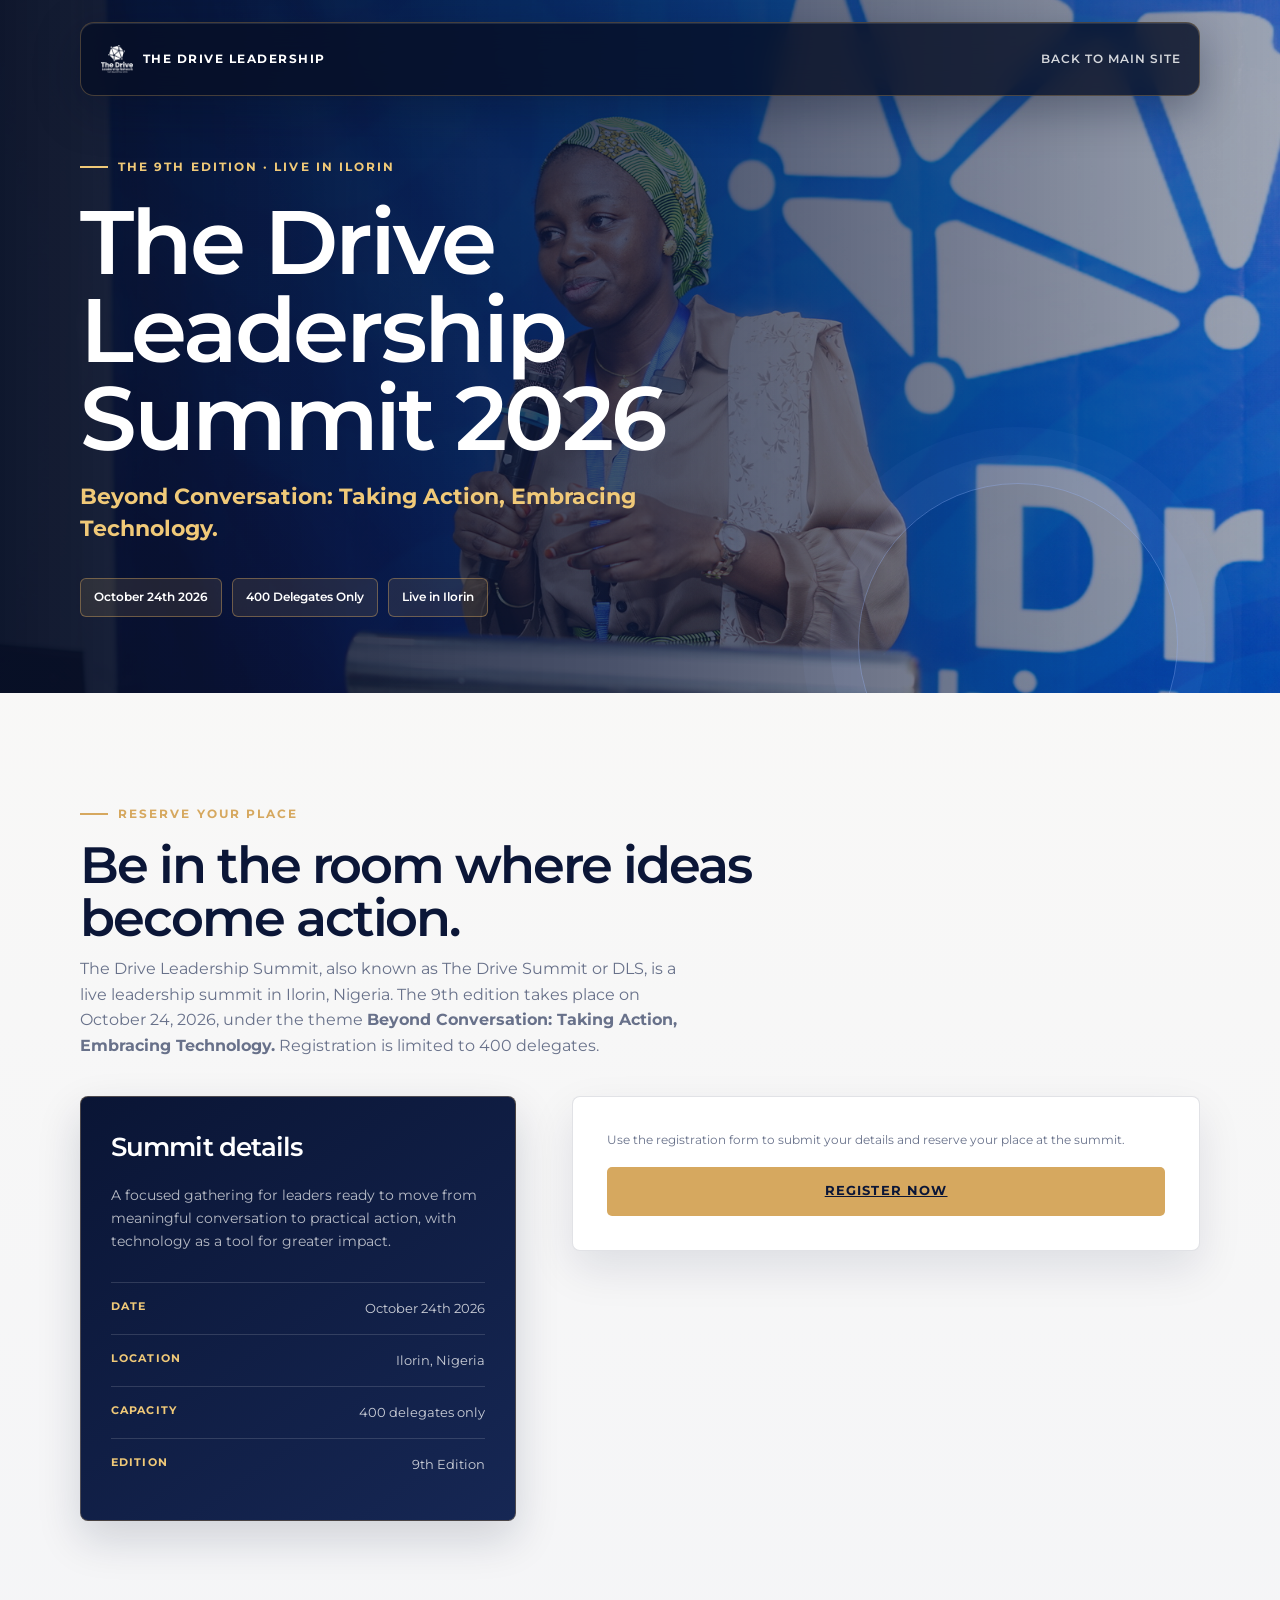
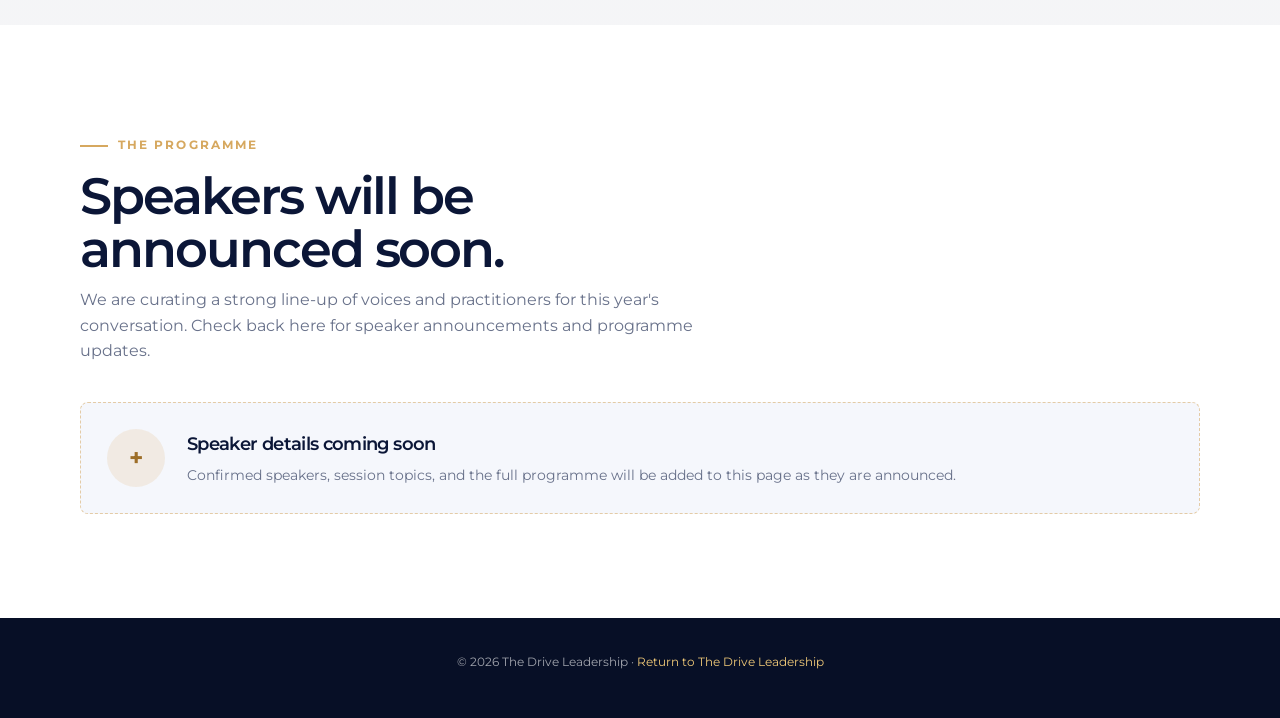
<file: thedls2026/index.html>
<!DOCTYPE html>
<html lang="en">
<head>
  <meta charset="UTF-8">
  <meta name="viewport" content="width=device-width, initial-scale=1.0">
  <meta http-equiv="refresh" content="0; url=../thedls.html">
  <link rel="canonical" href="https://thedriveleadership.org/thedls.html">
  <title>The Drive Leadership Summit 2026</title>
  <script>window.location.replace('../thedls.html');</script>
</head>
<body>
  <p>Redirecting to The Drive Leadership Summit 2026 registration page...</p>
</body>
</html>
</file>
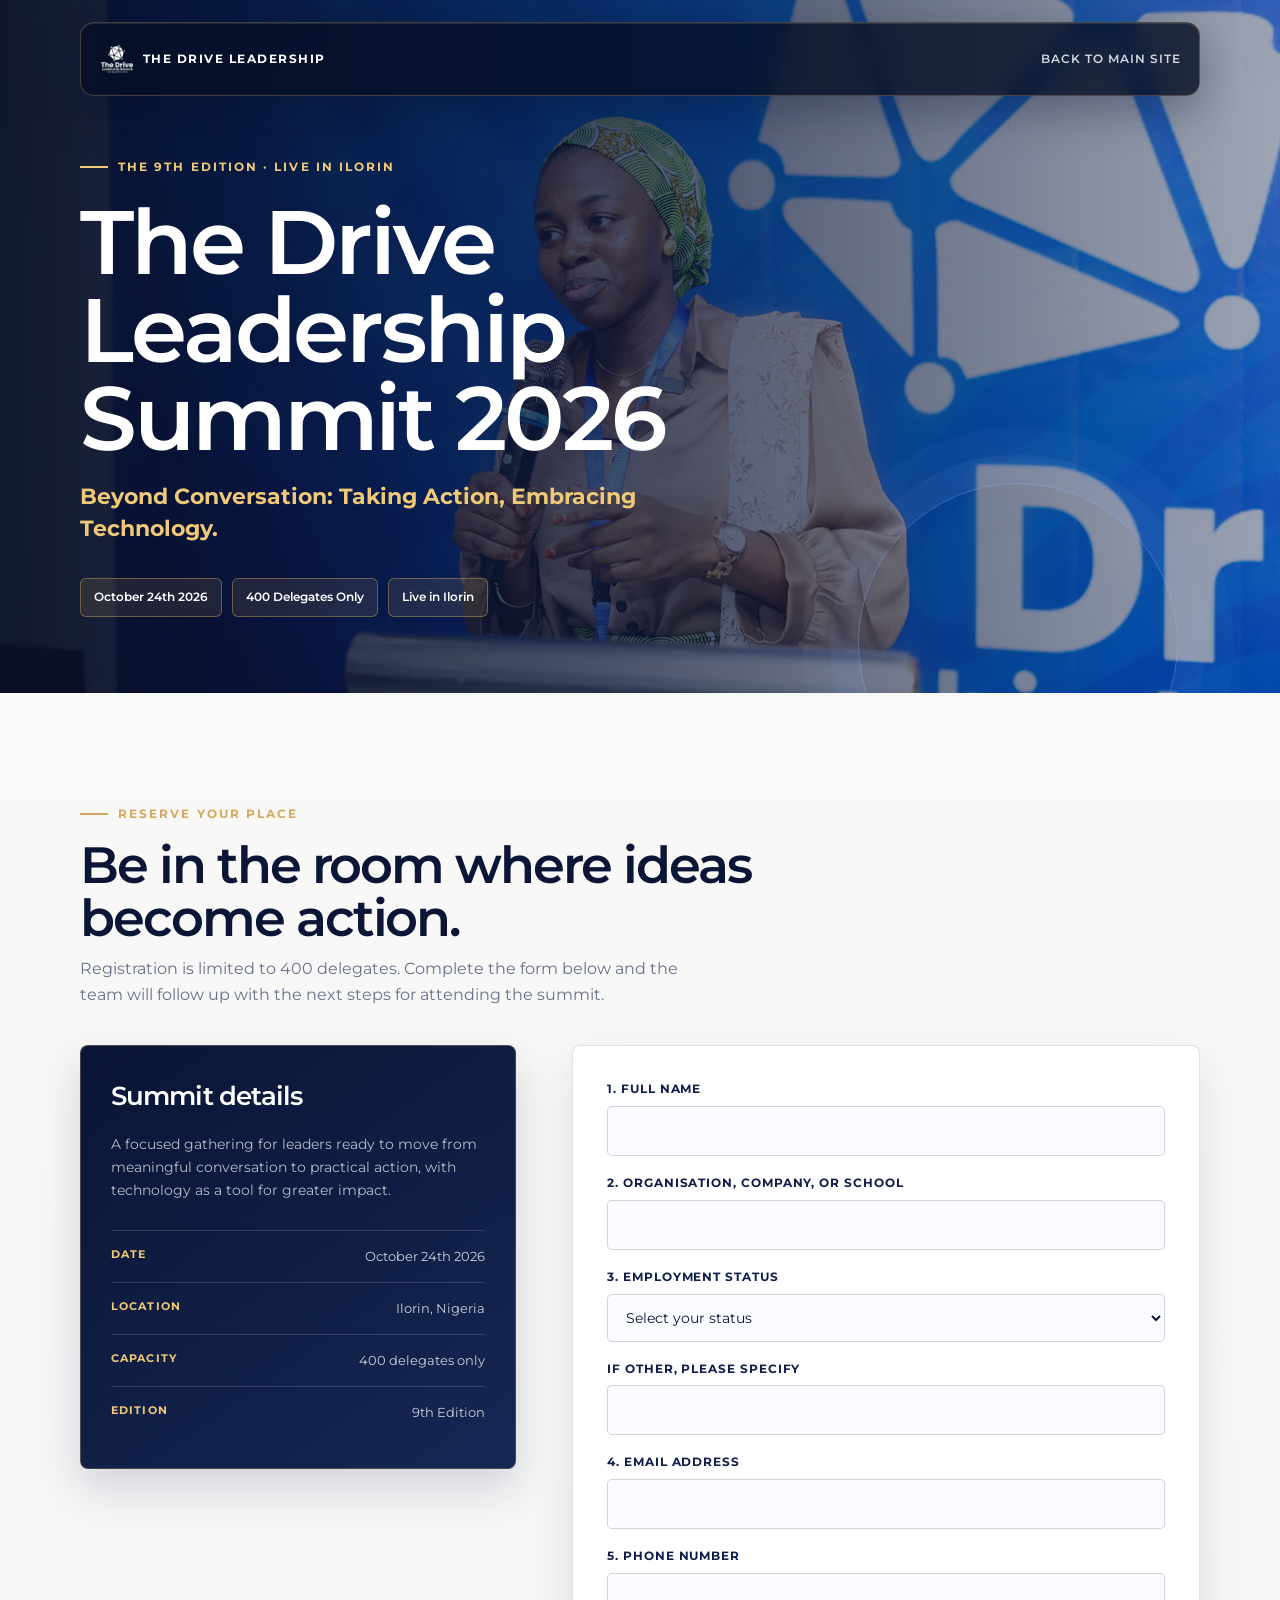
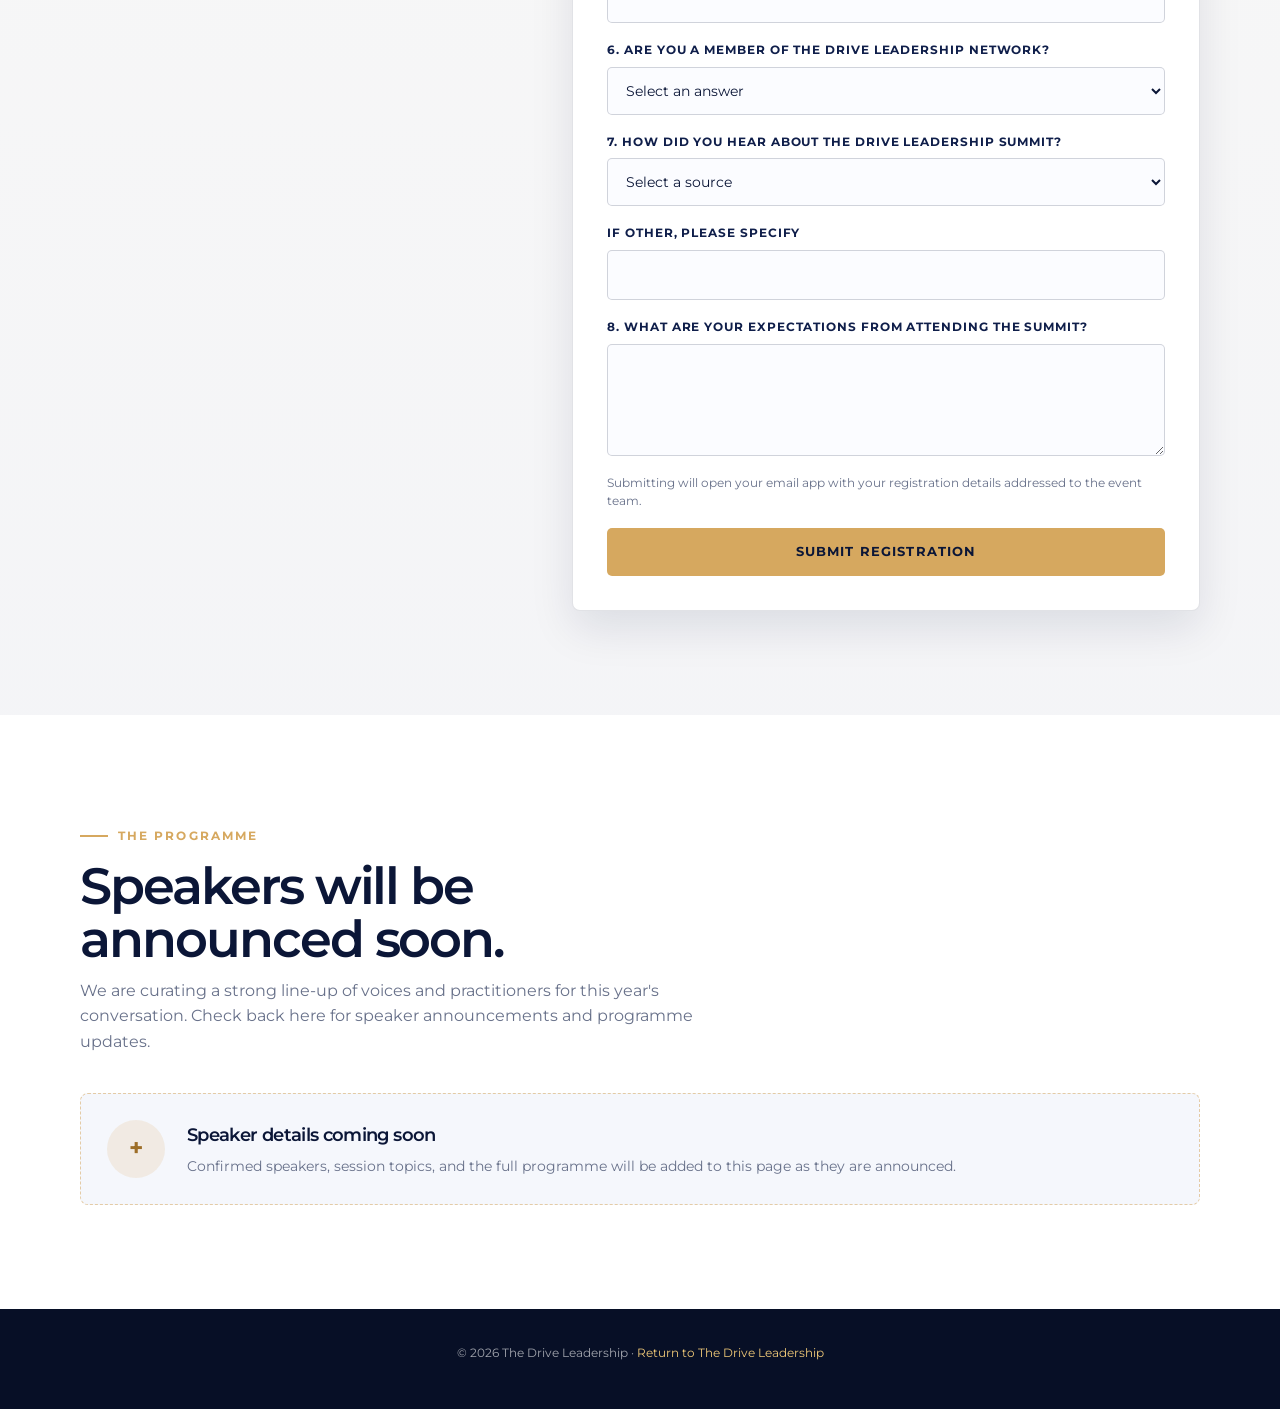
<file: summit-2026.html>
<!DOCTYPE html>
<html lang="en">
<head>
  <meta charset="UTF-8">
  <meta name="viewport" content="width=device-width, initial-scale=1.0">
  <title>The Drive Leadership Summit 2026 | Register</title>
  <meta name="description" content="Register for The Drive Leadership Summit 2026, the 9th edition, live in Ilorin on October 24th 2026.">
  <meta name="theme-color" content="#0B1637">
  <link rel="icon" type="image/png" href="drive.png">
  <link rel="preconnect" href="https://fonts.googleapis.com">
  <link rel="preconnect" href="https://fonts.gstatic.com" crossorigin>
  <link href="https://fonts.googleapis.com/css2?family=Montserrat:wght@400;500;600;700;800&display=swap" rel="stylesheet">
  <style>
    :root {
      --navy: #0B1637;
      --navy2: #0F1E4A;
      --blue: #5B8DEF;
      --blue-light: #9AB8FF;
      --white: #FFFFFF;
      --off-white: #F5F7FC;
      --muted: #68718A;
      --line: rgba(11, 22, 55, 0.12);
      --body: 'Montserrat', sans-serif;
    }

    *, *::before, *::after { box-sizing: border-box; }
    html { scroll-behavior: smooth; }
    body {
      margin: 0;
      color: var(--navy);
      background: var(--off-white);
      font-family: var(--body);
      line-height: 1.6;
    }
    a { color: inherit; }
    img { display: block; max-width: 100%; }
    .skip-link {
      position: absolute;
      left: -999px;
      top: 0;
      padding: 12px 16px;
      color: var(--white);
      background: var(--navy);
      z-index: 10;
    }
    .skip-link:focus { left: 0; }

    .site-nav {
      position: absolute;
      top: 22px;
      left: 50%;
      z-index: 2;
      display: flex;
      align-items: center;
      justify-content: space-between;
      width: min(1120px, calc(100% - 48px));
      padding: 12px 18px 12px 20px;
      color: var(--white);
      background: rgba(11, 22, 55, 0.72);
      border: 1px solid rgba(255, 255, 255, 0.18);
      border-radius: 14px;
      transform: translateX(-50%);
      backdrop-filter: blur(14px);
    }
    .brand {
      display: inline-flex;
      align-items: center;
      gap: 10px;
      color: var(--white);
      font-size: 0.78rem;
      font-weight: 700;
      letter-spacing: 0.12em;
      text-decoration: none;
      text-transform: uppercase;
    }
    .brand img { width: 32px; height: 48px; object-fit: contain; }
    .nav-back {
      color: rgba(255, 255, 255, 0.82);
      font-size: 0.76rem;
      font-weight: 600;
      letter-spacing: 0.08em;
      text-decoration: none;
      text-transform: uppercase;
    }
    .nav-back:hover { color: var(--blue-light); }

    .hero {
      position: relative;
      display: grid;
      min-height: 620px;
      align-items: end;
      padding: 150px max(24px, calc((100% - 1120px) / 2)) 76px;
      overflow: hidden;
      color: var(--white);
      background:
        linear-gradient(90deg, rgba(11, 22, 55, 0.94) 0%, rgba(11, 22, 55, 0.72) 48%, rgba(11, 22, 55, 0.38) 100%),
        url('DSC01806.JPG') center / cover;
    }
    .hero::after {
      content: '';
      position: absolute;
      right: 8%;
      bottom: -110px;
      width: 320px;
      height: 320px;
      border: 1px solid rgba(154, 184, 255, 0.36);
      border-radius: 50%;
      box-shadow: 0 0 0 28px rgba(154, 184, 255, 0.06), 0 0 0 56px rgba(154, 184, 255, 0.04);
      pointer-events: none;
    }
    .hero-content { position: relative; z-index: 1; max-width: 760px; }
    .eyebrow {
      display: inline-flex;
      align-items: center;
      gap: 10px;
      color: var(--blue-light);
      font-size: 0.72rem;
      font-weight: 700;
      letter-spacing: 0.18em;
      text-transform: uppercase;
    }
    .eyebrow::before {
      content: '';
      width: 28px;
      height: 2px;
      background: var(--blue-light);
    }
    h1, h2, h3, p { margin-top: 0; }
    h1 {
      max-width: 840px;
      margin: 22px 0 18px;
      font-size: clamp(2.7rem, 7vw, 6.8rem);
      line-height: 0.98;
      letter-spacing: -0.04em;
    }
    .hero-theme {
      max-width: 650px;
      margin-bottom: 34px;
      color: rgba(255, 255, 255, 0.82);
      font-size: clamp(1rem, 2vw, 1.35rem);
      line-height: 1.5;
    }
    .hero-theme strong { color: var(--white); }
    .hero-facts {
      display: flex;
      flex-wrap: wrap;
      gap: 10px;
    }
    .hero-facts span {
      padding: 9px 13px;
      color: var(--white);
      background: rgba(255, 255, 255, 0.1);
      border: 1px solid rgba(255, 255, 255, 0.2);
      border-radius: 999px;
      font-size: 0.74rem;
      font-weight: 600;
    }

    .section {
      width: min(1120px, calc(100% - 48px));
      margin: 0 auto;
      padding: 104px 0;
    }
    .section-heading { max-width: 680px; margin-bottom: 38px; }
    .section-heading h2 {
      margin: 14px 0 12px;
      font-size: clamp(2rem, 4vw, 3.8rem);
      line-height: 1.04;
      letter-spacing: -0.04em;
    }
    .section-heading p { color: var(--muted); max-width: 620px; }
    .section-heading .eyebrow { color: var(--blue); }
    .section-heading .eyebrow::before { background: var(--blue); }

    .register-wrap {
      display: grid;
      grid-template-columns: minmax(0, 0.82fr) minmax(0, 1.18fr);
      gap: 56px;
      align-items: start;
    }
    .register-intro {
      padding: 30px;
      color: var(--white);
      background: var(--navy);
      border-radius: 16px;
    }
    .register-intro h3 { margin-bottom: 16px; font-size: 1.6rem; }
    .register-intro p { color: rgba(255, 255, 255, 0.7); font-size: 0.9rem; }
    .register-list { display: grid; gap: 0; margin: 28px 0 0; padding: 0; list-style: none; }
    .register-list li {
      display: flex;
      justify-content: space-between;
      gap: 20px;
      padding: 15px 0;
      color: rgba(255, 255, 255, 0.78);
      border-top: 1px solid rgba(255, 255, 255, 0.14);
      font-size: 0.82rem;
    }
    .register-list strong { color: var(--blue-light); font-size: 0.7rem; letter-spacing: 0.1em; text-transform: uppercase; }
    .registration-form {
      display: grid;
      gap: 18px;
      padding: 34px;
      background: var(--white);
      border: 1px solid var(--line);
      border-radius: 16px;
      box-shadow: 0 18px 44px rgba(11, 22, 55, 0.08);
    }
    .form-row { display: grid; grid-template-columns: 1fr 1fr; gap: 16px; }
    .field { display: grid; gap: 7px; }
    .field label {
      color: var(--navy2);
      font-size: 0.72rem;
      font-weight: 700;
      letter-spacing: 0.08em;
      text-transform: uppercase;
    }
    .field input, .field select, .field textarea {
      width: 100%;
      padding: 13px 14px;
      color: var(--navy);
      background: #fbfcff;
      border: 1px solid rgba(11, 22, 55, 0.18);
      border-radius: 8px;
      font: inherit;
      font-size: 0.88rem;
    }
    .field textarea { min-height: 112px; resize: vertical; }
    .field input:focus, .field select:focus, .field textarea:focus {
      outline: 2px solid rgba(91, 141, 239, 0.28);
      border-color: var(--blue);
    }
    .form-note { margin: 0; color: var(--muted); font-size: 0.75rem; line-height: 1.5; }
    .button {
      display: inline-flex;
      justify-content: center;
      width: 100%;
      padding: 14px 20px;
      color: var(--white);
      background: var(--blue);
      border: 0;
      border-radius: 8px;
      cursor: pointer;
      font: inherit;
      font-size: 0.8rem;
      font-weight: 700;
      letter-spacing: 0.09em;
      text-transform: uppercase;
    }
    .button:hover { background: var(--navy); }

    .speakers-section { background: var(--white); }
    .speaker-placeholder {
      display: grid;
      grid-template-columns: auto 1fr;
      gap: 22px;
      align-items: center;
      padding: 26px;
      background: var(--off-white);
      border: 1px dashed rgba(91, 141, 239, 0.46);
      border-radius: 14px;
    }
    .speaker-mark {
      display: grid;
      width: 58px;
      height: 58px;
      place-items: center;
      color: var(--blue);
      background: rgba(91, 141, 239, 0.12);
      border-radius: 50%;
      font-size: 1.5rem;
      font-weight: 700;
    }
    .speaker-placeholder h3 { margin-bottom: 6px; font-size: 1.15rem; }
    .speaker-placeholder p { margin: 0; color: var(--muted); font-size: 0.88rem; }

    .site-footer {
      padding: 34px 24px;
      color: rgba(255, 255, 255, 0.62);
      text-align: center;
      background: var(--navy);
      font-size: 0.78rem;
    }
    .site-footer a { color: var(--blue-light); text-decoration: none; }

    /* ── PREMIUM VISUAL SYSTEM ── */
    :root {
      --blue: #D6A85F;
      --blue-light: #F0C978;
      --body: 'Montserrat', sans-serif;
    }
    body { background: linear-gradient(180deg, #fbfaf7 0%, #f2f3f7 100%); }
    h1, h2, h3 { font-family: 'Montserrat', sans-serif; font-weight: 600; letter-spacing: -0.035em; }
    .site-nav { background: rgba(7, 15, 38, 0.82); border-color: rgba(214, 168, 95, 0.3); box-shadow: 0 14px 44px rgba(7, 15, 38, 0.34), inset 0 1px 0 rgba(255, 255, 255, 0.1); }
    .hero { background: linear-gradient(90deg, rgba(7, 15, 38, 0.96) 0%, rgba(11, 22, 55, 0.74) 48%, rgba(11, 22, 55, 0.35) 100%), url('DSC01806.JPG') center / cover; }
    .hero h1 { max-width: 850px; font-size: clamp(3.2rem, 7vw, 7rem); }
    .hero-theme strong { color: var(--blue-light); }
    .hero-facts span { border-radius: 6px; border-color: rgba(214, 168, 95, 0.42); background: rgba(214, 168, 95, 0.12); }
    .register-intro { background: linear-gradient(145deg, #0a1535, #162754); border: 1px solid rgba(214, 168, 95, 0.3); border-radius: 8px; box-shadow: 0 18px 44px rgba(11, 22, 55, 0.16); }
    .registration-form { border-radius: 8px; box-shadow: 0 18px 44px rgba(11, 22, 55, 0.1); }
    .field input, .field select, .field textarea { border-radius: 5px; }
    .field input:focus, .field select:focus, .field textarea:focus { outline-color: rgba(214, 168, 95, 0.3); border-color: var(--blue); }
    .button { color: var(--navy); background: var(--blue); border-radius: 5px; }
    .button:hover { background: var(--blue-light); }
    .speaker-placeholder { border-radius: 8px; border-color: rgba(214, 168, 95, 0.55); }
    .speaker-mark { color: #9D6E28; background: rgba(214, 168, 95, 0.16); }
    .site-footer { background: #070f26; }

    @media (max-width: 760px) {
      .site-nav { top: 12px; width: calc(100% - 28px); }
      .nav-back { font-size: 0.68rem; }
      .hero { min-height: 650px; padding: 140px 24px 54px; }
      .section { width: calc(100% - 32px); padding: 72px 0; }
      .register-wrap { grid-template-columns: 1fr; gap: 28px; }
      .registration-form { padding: 24px 18px; }
    }
    @media (max-width: 520px) {
      h1 { font-size: clamp(2.55rem, 14vw, 4.1rem); }
      .hero-facts { display: grid; grid-template-columns: 1fr 1fr; }
      .hero-facts span { border-radius: 10px; text-align: center; }
      .form-row { grid-template-columns: 1fr; gap: 18px; }
      .speaker-placeholder { grid-template-columns: 1fr; gap: 14px; }
    }
  </style>
</head>
<body>
  <a class="skip-link" href="#registration">Skip to registration</a>

  <header class="hero">
    <nav class="site-nav" aria-label="Primary navigation">
      <a class="brand" href="index.html">
        <img src="Drive Dark Icon.png" alt="The Drive Leadership logo">
        <span>The Drive Leadership</span>
      </a>
      <a class="nav-back" href="index.html#events">Back to main site</a>
    </nav>

    <div class="hero-content">
      <div class="eyebrow">The 9th Edition · Live in Ilorin</div>
      <h1>The Drive Leadership Summit 2026</h1>
      <p class="hero-theme"><strong>Beyond Conversation: Taking Action, Embracing Technology.</strong></p>
      <div class="hero-facts" aria-label="Event details">
        <span>October 24th 2026</span>
        <span>400 Delegates Only</span>
        <span>Live in Ilorin</span>
      </div>
    </div>
  </header>

  <main id="main-content">
    <section class="section" id="registration">
      <div class="section-heading">
        <div class="eyebrow">Reserve your place</div>
        <h2>Be in the room where ideas become action.</h2>
        <p>Registration is limited to 400 delegates. Complete the form below and the team will follow up with the next steps for attending the summit.</p>
      </div>

      <div class="register-wrap">
        <aside class="register-intro">
          <h3>Summit details</h3>
          <p>A focused gathering for leaders ready to move from meaningful conversation to practical action, with technology as a tool for greater impact.</p>
          <ul class="register-list">
            <li><strong>Date</strong><span>October 24th 2026</span></li>
            <li><strong>Location</strong><span>Ilorin, Nigeria</span></li>
            <li><strong>Capacity</strong><span>400 delegates only</span></li>
            <li><strong>Edition</strong><span>9th Edition</span></li>
          </ul>
        </aside>

        <form class="registration-form" action="mailto:thedrive009@gmail.com?subject=Drive%20Leadership%20Summit%202026%20Registration" method="post" enctype="text/plain">
          <div class="field">
            <label for="name">1. Full name</label>
            <input id="name" name="Full name" type="text" autocomplete="name" required>
          </div>
          <div class="field">
            <label for="organisation">2. Organisation, company, or school</label>
            <input id="organisation" name="Organisation, company, or school" type="text" autocomplete="organization" required>
          </div>
          <div class="field">
            <label for="employment-status">3. Employment status</label>
            <select id="employment-status" name="Employment status" required>
              <option value="">Select your status</option>
              <option>Employed</option>
              <option>Student</option>
              <option>Entrepreneur</option>
              <option>Unemployed</option>
              <option>Other</option>
            </select>
          </div>
          <div class="field">
            <label for="employment-other">If other, please specify</label>
            <input id="employment-other" name="Other employment status" type="text">
          </div>
          <div class="field">
            <label for="email">4. Email address</label>
            <input id="email" name="Email address" type="email" autocomplete="email" required>
          </div>
          <div class="field">
            <label for="phone">5. Phone number</label>
            <input id="phone" name="Phone number" type="tel" autocomplete="tel" required>
          </div>
          <div class="field">
            <label for="network-member">6. Are you a member of The Drive Leadership Network?</label>
            <select id="network-member" name="Member of The Drive Leadership Network" required>
              <option value="">Select an answer</option>
              <option>Yes</option>
              <option>No</option>
            </select>
          </div>
          <div class="field">
            <label for="referral-source">7. How did you hear about The Drive Leadership Summit?</label>
            <select id="referral-source" name="How they heard about the summit" required>
              <option value="">Select a source</option>
              <option>Social Media</option>
              <option>Referral</option>
              <option>Email Invitation</option>
              <option>Other</option>
            </select>
          </div>
          <div class="field">
            <label for="referral-other">If other, please specify</label>
            <input id="referral-other" name="Other referral source" type="text">
          </div>
          <div class="field">
            <label for="message">8. What are your expectations from attending the summit?</label>
            <textarea id="message" name="Expectations from attending the summit" required></textarea>
          </div>
          <p class="form-note">Submitting will open your email app with your registration details addressed to the event team.</p>
          <button class="button" type="submit">Submit registration</button>
        </form>
      </div>
    </section>

    <section class="speakers-section">
      <div class="section">
        <div class="section-heading">
          <div class="eyebrow">The programme</div>
          <h2>Speakers will be announced soon.</h2>
          <p>We are curating a strong line-up of voices and practitioners for this year's conversation. Check back here for speaker announcements and programme updates.</p>
        </div>
        <div class="speaker-placeholder">
          <div class="speaker-mark" aria-hidden="true">+</div>
          <div>
            <h3>Speaker details coming soon</h3>
            <p>Confirmed speakers, session topics, and the full programme will be added to this page as they are announced.</p>
          </div>
        </div>
      </div>
    </section>
  </main>

  <footer class="site-footer">
    <p>© 2026 The Drive Leadership · <a href="index.html">Return to The Drive Leadership</a></p>
  </footer>

</body>
</html>
</file>
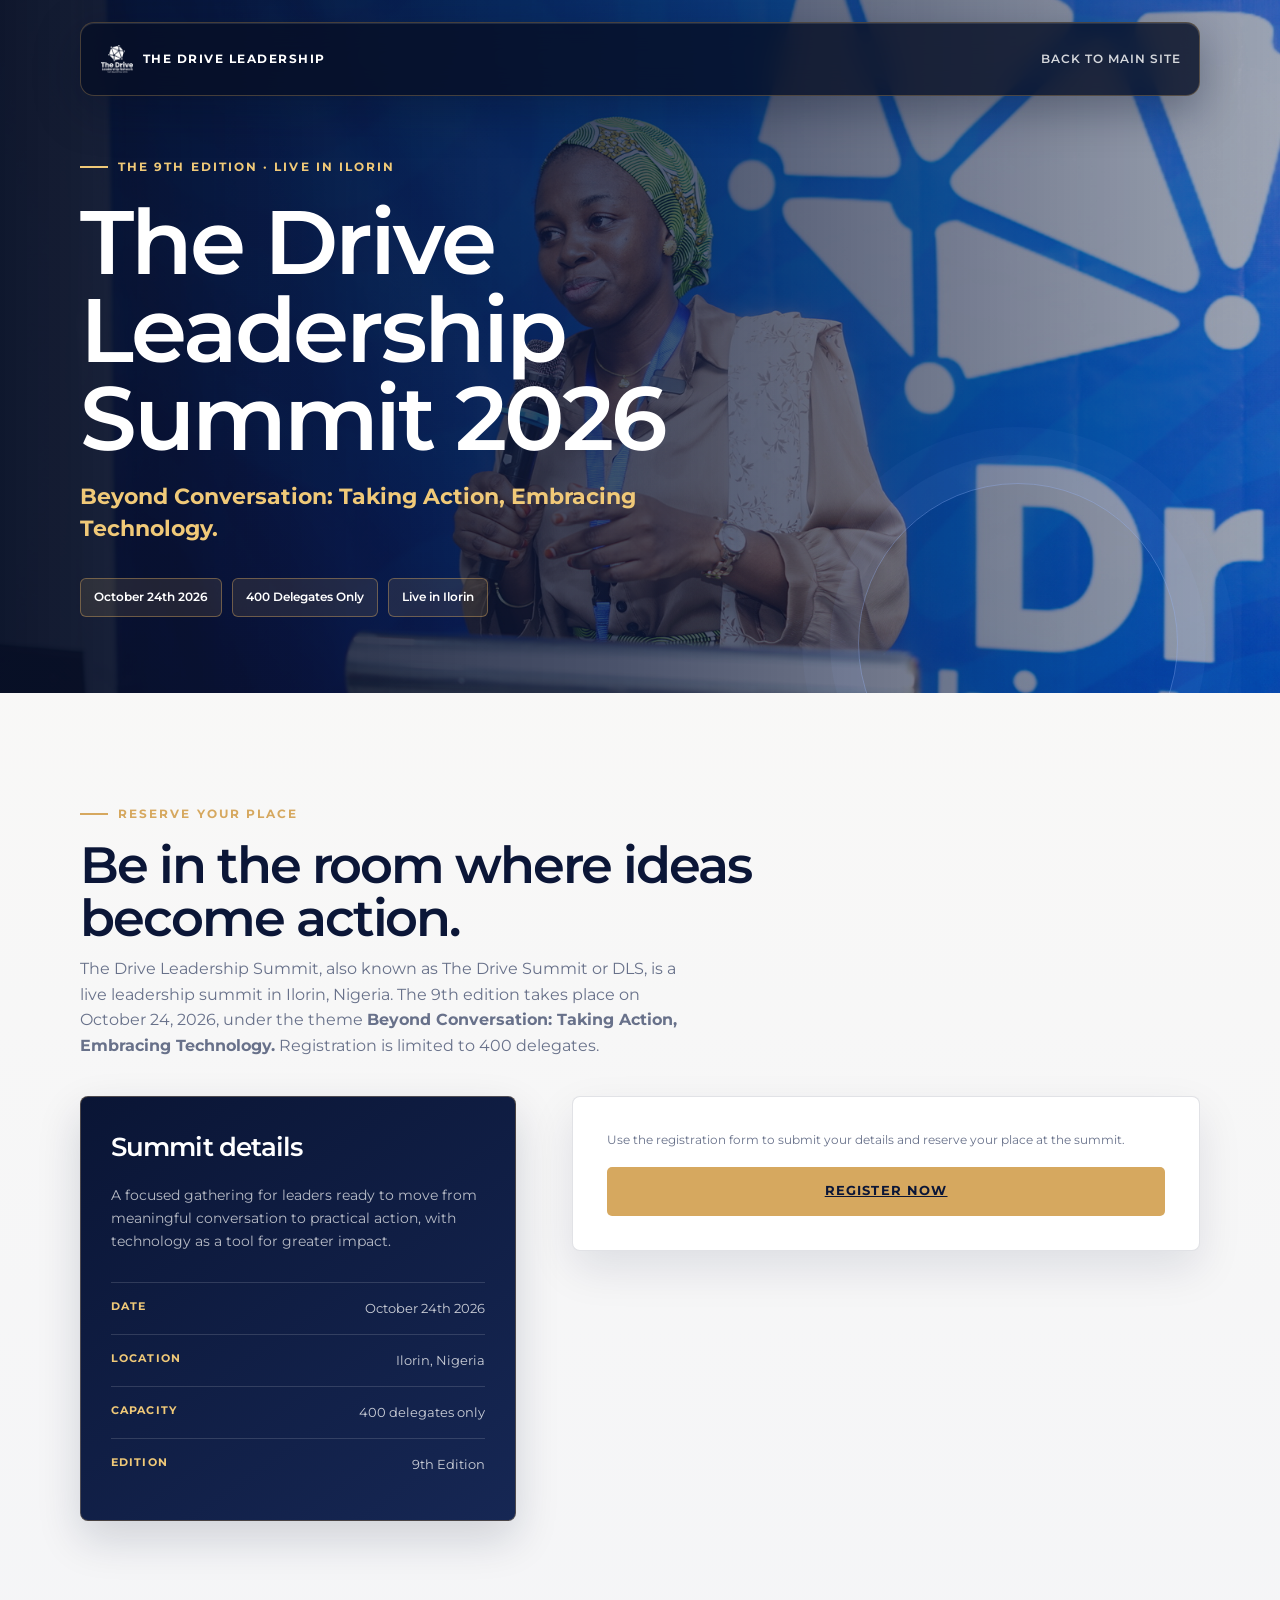
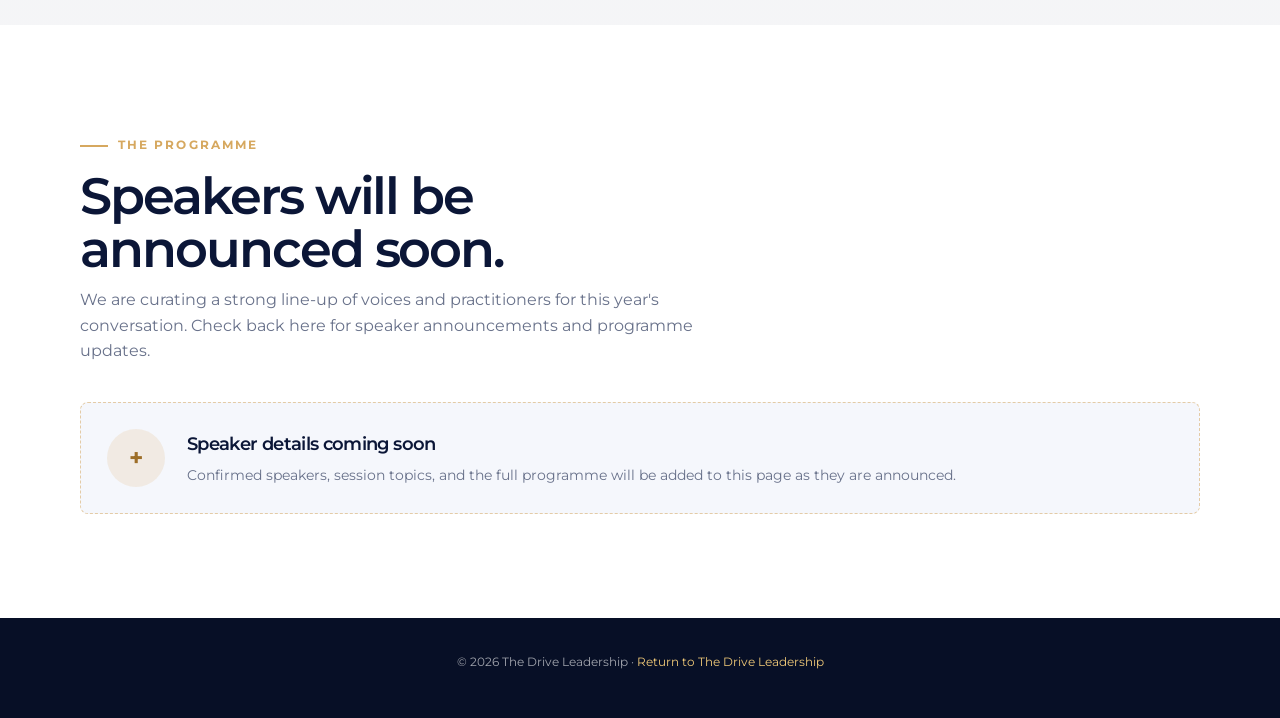
<file: thedls.html>
<!DOCTYPE html>
<html lang="en">
<head>
  <meta charset="UTF-8">
  <meta name="viewport" content="width=device-width, initial-scale=1.0">
  <title>The Drive Leadership Summit 2026 in Ilorin | DLS</title>
  <meta name="description" content="Discover The Drive Leadership Summit 2026 (DLS), The Drive Summit in Ilorin, Nigeria. Join the 9th edition on October 24 for leadership, action and technology.">
  <meta name="author" content="The Drive Leadership Network">
  <meta name="robots" content="index, follow, max-image-preview:large">
  <meta name="theme-color" content="#0B1637">
  <link rel="canonical" href="https://thedriveleadership.org/thedls.html">
  <link rel="icon" type="image/png" href="drive.png">
  <link rel="apple-touch-icon" href="drive.png">
  <meta property="og:type" content="event">
  <meta property="og:site_name" content="The Drive Leadership">
  <meta property="og:title" content="The Drive Leadership Summit 2026 in Ilorin | DLS">
  <meta property="og:description" content="Join The Drive Summit (DLS), the 9th edition of The Drive Leadership Summit, in Ilorin, Nigeria on October 24, 2026.">
  <meta property="og:url" content="https://thedriveleadership.org/thedls.html">
  <meta property="og:image" content="https://thedriveleadership.org/DSC01806.JPG">
  <meta property="og:image:alt" content="Leaders taking part in a session at The Drive Leadership Summit">
  <meta name="twitter:card" content="summary_large_image">
  <meta name="twitter:title" content="The Drive Leadership Summit 2026 in Ilorin | DLS">
  <meta name="twitter:description" content="Join The Drive Summit (DLS), the 9th edition of The Drive Leadership Summit, in Ilorin, Nigeria on October 24, 2026.">
  <meta name="twitter:image" content="https://thedriveleadership.org/DSC01806.JPG">
  <script type="application/ld+json">
  {
    "@context": "https://schema.org",
    "@graph": [
      {
        "@type": "Organization",
        "@id": "https://thedriveleadership.org/#organization",
        "name": "The Drive Leadership Network",
        "url": "https://thedriveleadership.org/"
      },
      {
        "@type": "Event",
        "@id": "https://thedriveleadership.org/thedls.html#event",
        "name": "The Drive Leadership Summit 2026",
        "alternateName": ["The Drive Summit 2026", "DLS 2026"],
        "description": "The 9th edition of The Drive Leadership Summit, themed Beyond Conversation: Taking Action, Embracing Technology. A live leadership summit in Ilorin, Nigeria.",
        "startDate": "2026-10-24",
        "eventStatus": "https://schema.org/EventScheduled",
        "eventAttendanceMode": "https://schema.org/OfflineEventAttendanceMode",
        "url": "https://thedriveleadership.org/thedls.html",
        "image": "https://thedriveleadership.org/DSC01806.JPG",
        "maximumAttendeeCapacity": 400,
        "location": {
          "@type": "Place",
          "name": "Ilorin, Nigeria",
          "address": {
            "@type": "PostalAddress",
            "addressLocality": "Ilorin",
            "addressCountry": "NG"
          }
        },
        "organizer": {
          "@id": "https://thedriveleadership.org/#organization"
        }
      },
      {
        "@type": "BreadcrumbList",
        "itemListElement": [
          {
            "@type": "ListItem",
            "position": 1,
            "name": "The Drive Leadership",
            "item": "https://thedriveleadership.org/"
          },
          {
            "@type": "ListItem",
            "position": 2,
            "name": "The Drive Leadership Summit 2026",
            "item": "https://thedriveleadership.org/thedls.html"
          }
        ]
      }
    ]
  }
  </script>
  <link rel="preconnect" href="https://fonts.googleapis.com">
  <link rel="preconnect" href="https://fonts.gstatic.com" crossorigin>
  <link href="https://fonts.googleapis.com/css2?family=Montserrat:wght@400;500;600;700;800&display=swap" rel="stylesheet">
  <style>
    :root {
      --navy: #0B1637;
      --navy2: #0F1E4A;
      --blue: #5B8DEF;
      --blue-light: #9AB8FF;
      --white: #FFFFFF;
      --off-white: #F5F7FC;
      --muted: #68718A;
      --line: rgba(11, 22, 55, 0.12);
      --body: 'Montserrat', sans-serif;
    }

    *, *::before, *::after { box-sizing: border-box; }
    html { scroll-behavior: smooth; }
    body {
      margin: 0;
      color: var(--navy);
      background: var(--off-white);
      font-family: var(--body);
      line-height: 1.6;
    }
    a { color: inherit; }
    img { display: block; max-width: 100%; }
    .skip-link {
      position: absolute;
      left: -999px;
      top: 0;
      padding: 12px 16px;
      color: var(--white);
      background: var(--navy);
      z-index: 10;
    }
    .skip-link:focus { left: 0; }

    .site-nav {
      position: absolute;
      top: 22px;
      left: 50%;
      z-index: 2;
      display: flex;
      align-items: center;
      justify-content: space-between;
      width: min(1120px, calc(100% - 48px));
      padding: 12px 18px 12px 20px;
      color: var(--white);
      background: rgba(11, 22, 55, 0.72);
      border: 1px solid rgba(255, 255, 255, 0.18);
      border-radius: 14px;
      transform: translateX(-50%);
      backdrop-filter: blur(14px);
    }
    .brand {
      display: inline-flex;
      align-items: center;
      gap: 10px;
      color: var(--white);
      font-size: 0.78rem;
      font-weight: 700;
      letter-spacing: 0.12em;
      text-decoration: none;
      text-transform: uppercase;
    }
    .brand img { width: 32px; height: 48px; object-fit: contain; }
    .nav-back {
      color: rgba(255, 255, 255, 0.82);
      font-size: 0.76rem;
      font-weight: 600;
      letter-spacing: 0.08em;
      text-decoration: none;
      text-transform: uppercase;
    }
    .nav-back:hover { color: var(--blue-light); }

    .hero {
      position: relative;
      display: grid;
      min-height: 620px;
      align-items: end;
      padding: 150px max(24px, calc((100% - 1120px) / 2)) 76px;
      overflow: hidden;
      color: var(--white);
      background:
        linear-gradient(90deg, rgba(11, 22, 55, 0.94) 0%, rgba(11, 22, 55, 0.72) 48%, rgba(11, 22, 55, 0.38) 100%),
        url('DSC01806.JPG') center / cover;
    }
    .hero::after {
      content: '';
      position: absolute;
      right: 8%;
      bottom: -110px;
      width: 320px;
      height: 320px;
      border: 1px solid rgba(154, 184, 255, 0.36);
      border-radius: 50%;
      box-shadow: 0 0 0 28px rgba(154, 184, 255, 0.06), 0 0 0 56px rgba(154, 184, 255, 0.04);
      pointer-events: none;
    }
    .hero-content { position: relative; z-index: 1; max-width: 760px; }
    .eyebrow {
      display: inline-flex;
      align-items: center;
      gap: 10px;
      color: var(--blue-light);
      font-size: 0.72rem;
      font-weight: 700;
      letter-spacing: 0.18em;
      text-transform: uppercase;
    }
    .eyebrow::before {
      content: '';
      width: 28px;
      height: 2px;
      background: var(--blue-light);
    }
    h1, h2, h3, p { margin-top: 0; }
    h1 {
      max-width: 840px;
      margin: 22px 0 18px;
      font-size: clamp(2.7rem, 7vw, 6.8rem);
      line-height: 0.98;
      letter-spacing: -0.04em;
    }
    .hero-theme {
      max-width: 650px;
      margin-bottom: 34px;
      color: rgba(255, 255, 255, 0.82);
      font-size: clamp(1rem, 2vw, 1.35rem);
      line-height: 1.5;
    }
    .hero-theme strong { color: var(--white); }
    .hero-facts {
      display: flex;
      flex-wrap: wrap;
      gap: 10px;
    }
    .hero-facts span {
      padding: 9px 13px;
      color: var(--white);
      background: rgba(255, 255, 255, 0.1);
      border: 1px solid rgba(255, 255, 255, 0.2);
      border-radius: 999px;
      font-size: 0.74rem;
      font-weight: 600;
    }

    .section {
      width: min(1120px, calc(100% - 48px));
      margin: 0 auto;
      padding: 104px 0;
    }
    .section-heading { max-width: 680px; margin-bottom: 38px; }
    .section-heading h2 {
      margin: 14px 0 12px;
      font-size: clamp(2rem, 4vw, 3.8rem);
      line-height: 1.04;
      letter-spacing: -0.04em;
    }
    .section-heading p { color: var(--muted); max-width: 620px; }
    .section-heading .eyebrow { color: var(--blue); }
    .section-heading .eyebrow::before { background: var(--blue); }

    .register-wrap {
      display: grid;
      grid-template-columns: minmax(0, 0.82fr) minmax(0, 1.18fr);
      gap: 56px;
      align-items: start;
    }
    .register-intro {
      padding: 30px;
      color: var(--white);
      background: var(--navy);
      border-radius: 16px;
    }
    .register-intro h3 { margin-bottom: 16px; font-size: 1.6rem; }
    .register-intro p { color: rgba(255, 255, 255, 0.7); font-size: 0.9rem; }
    .register-list { display: grid; gap: 0; margin: 28px 0 0; padding: 0; list-style: none; }
    .register-list li {
      display: flex;
      justify-content: space-between;
      gap: 20px;
      padding: 15px 0;
      color: rgba(255, 255, 255, 0.78);
      border-top: 1px solid rgba(255, 255, 255, 0.14);
      font-size: 0.82rem;
    }
    .register-list strong { color: var(--blue-light); font-size: 0.7rem; letter-spacing: 0.1em; text-transform: uppercase; }
    .registration-form {
      display: grid;
      gap: 18px;
      padding: 34px;
      background: var(--white);
      border: 1px solid var(--line);
      border-radius: 16px;
      box-shadow: 0 18px 44px rgba(11, 22, 55, 0.08);
    }
    .form-row { display: grid; grid-template-columns: 1fr 1fr; gap: 16px; }
    .field { display: grid; gap: 7px; }
    .field label {
      color: var(--navy2);
      font-size: 0.72rem;
      font-weight: 700;
      letter-spacing: 0.08em;
      text-transform: uppercase;
    }
    .field input, .field select, .field textarea {
      width: 100%;
      padding: 13px 14px;
      color: var(--navy);
      background: #fbfcff;
      border: 1px solid rgba(11, 22, 55, 0.18);
      border-radius: 8px;
      font: inherit;
      font-size: 0.88rem;
    }
    .field textarea { min-height: 112px; resize: vertical; }
    .field input:focus, .field select:focus, .field textarea:focus {
      outline: 2px solid rgba(91, 141, 239, 0.28);
      border-color: var(--blue);
    }
    .form-note { margin: 0; color: var(--muted); font-size: 0.75rem; line-height: 1.5; }
    .button {
      display: inline-flex;
      justify-content: center;
      width: 100%;
      padding: 14px 20px;
      color: var(--white);
      background: var(--blue);
      border: 0;
      border-radius: 8px;
      cursor: pointer;
      font: inherit;
      font-size: 0.8rem;
      font-weight: 700;
      letter-spacing: 0.09em;
      text-transform: uppercase;
    }
    .button:hover { background: var(--navy); }

    .speakers-section { background: var(--white); }
    .speaker-placeholder {
      display: grid;
      grid-template-columns: auto 1fr;
      gap: 22px;
      align-items: center;
      padding: 26px;
      background: var(--off-white);
      border: 1px dashed rgba(91, 141, 239, 0.46);
      border-radius: 14px;
    }
    .speaker-mark {
      display: grid;
      width: 58px;
      height: 58px;
      place-items: center;
      color: var(--blue);
      background: rgba(91, 141, 239, 0.12);
      border-radius: 50%;
      font-size: 1.5rem;
      font-weight: 700;
    }
    .speaker-placeholder h3 { margin-bottom: 6px; font-size: 1.15rem; }
    .speaker-placeholder p { margin: 0; color: var(--muted); font-size: 0.88rem; }

    .site-footer {
      padding: 34px 24px;
      color: rgba(255, 255, 255, 0.62);
      text-align: center;
      background: var(--navy);
      font-size: 0.78rem;
    }
    .site-footer a { color: var(--blue-light); text-decoration: none; }

    /* ── PREMIUM VISUAL SYSTEM ── */
    :root {
      --blue: #D6A85F;
      --blue-light: #F0C978;
      --body: 'Montserrat', sans-serif;
    }
    body { background: linear-gradient(180deg, #fbfaf7 0%, #f2f3f7 100%); }
    h1, h2, h3 { font-family: 'Montserrat', sans-serif; font-weight: 600; letter-spacing: -0.035em; }
    .site-nav { background: rgba(7, 15, 38, 0.82); border-color: rgba(214, 168, 95, 0.3); box-shadow: 0 14px 44px rgba(7, 15, 38, 0.34), inset 0 1px 0 rgba(255, 255, 255, 0.1); }
    .hero { background: linear-gradient(90deg, rgba(7, 15, 38, 0.96) 0%, rgba(11, 22, 55, 0.74) 48%, rgba(11, 22, 55, 0.35) 100%), url('DSC01806.JPG') center / cover; }
    .hero h1 { max-width: 850px; font-size: clamp(3.2rem, 7vw, 7rem); }
    .hero-theme strong { color: var(--blue-light); }
    .hero-facts span { border-radius: 6px; border-color: rgba(214, 168, 95, 0.42); background: rgba(214, 168, 95, 0.12); }
    .register-intro { background: linear-gradient(145deg, #0a1535, #162754); border: 1px solid rgba(214, 168, 95, 0.3); border-radius: 8px; box-shadow: 0 18px 44px rgba(11, 22, 55, 0.16); }
    .registration-form { border-radius: 8px; box-shadow: 0 18px 44px rgba(11, 22, 55, 0.1); }
    .field input, .field select, .field textarea { border-radius: 5px; }
    .field input:focus, .field select:focus, .field textarea:focus { outline-color: rgba(214, 168, 95, 0.3); border-color: var(--blue); }
    .button { color: var(--navy); background: var(--blue); border-radius: 5px; }
    .button:hover { background: var(--blue-light); }
    .speaker-placeholder { border-radius: 8px; border-color: rgba(214, 168, 95, 0.55); }
    .speaker-mark { color: #9D6E28; background: rgba(214, 168, 95, 0.16); }
    .site-footer { background: #070f26; }

    @media (max-width: 760px) {
      .site-nav { top: 12px; width: calc(100% - 28px); }
      .nav-back { font-size: 0.68rem; }
      .hero { min-height: 650px; padding: 140px 24px 54px; }
      .section { width: calc(100% - 32px); padding: 72px 0; }
      .register-wrap { grid-template-columns: 1fr; gap: 28px; }
      .registration-form { padding: 24px 18px; }
    }
    @media (max-width: 520px) {
      h1 { font-size: clamp(2.55rem, 14vw, 4.1rem); }
      .hero-facts { display: grid; grid-template-columns: 1fr 1fr; }
      .hero-facts span { border-radius: 10px; text-align: center; }
      .form-row { grid-template-columns: 1fr; gap: 18px; }
      .speaker-placeholder { grid-template-columns: 1fr; gap: 14px; }
    }
  </style>
</head>
<body>
  <a class="skip-link" href="#registration">Skip to registration</a>

  <header class="hero">
    <nav class="site-nav" aria-label="Primary navigation">
      <a class="brand" href="index.html">
        <img src="Drive Dark Icon.png" alt="The Drive Leadership logo">
        <span>The Drive Leadership</span>
      </a>
      <a class="nav-back" href="index.html#events">Back to main site</a>
    </nav>

    <div class="hero-content">
      <div class="eyebrow">The 9th Edition · Live in Ilorin</div>
      <h1>The Drive Leadership Summit 2026</h1>
      <p class="hero-theme"><strong>Beyond Conversation: Taking Action, Embracing Technology.</strong></p>
      <div class="hero-facts" aria-label="Event details">
        <span>October 24th 2026</span>
        <span>400 Delegates Only</span>
        <span>Live in Ilorin</span>
      </div>
    </div>
  </header>

  <main id="main-content">
    <section class="section" id="registration">
      <div class="section-heading">
        <div class="eyebrow">Reserve your place</div>
        <h2>Be in the room where ideas become action.</h2>
        <p>The Drive Leadership Summit, also known as The Drive Summit or DLS, is a live leadership summit in Ilorin, Nigeria. The 9th edition takes place on October 24, 2026, under the theme <strong>Beyond Conversation: Taking Action, Embracing Technology.</strong> Registration is limited to 400 delegates.</p>
      </div>

      <div class="register-wrap">
        <aside class="register-intro">
          <h3>Summit details</h3>
          <p>A focused gathering for leaders ready to move from meaningful conversation to practical action, with technology as a tool for greater impact.</p>
          <ul class="register-list">
            <li><strong>Date</strong><span>October 24th 2026</span></li>
            <li><strong>Location</strong><span>Ilorin, Nigeria</span></li>
            <li><strong>Capacity</strong><span>400 delegates only</span></li>
            <li><strong>Edition</strong><span>9th Edition</span></li>
          </ul>
        </aside>

        <div class="registration-form">
          <p class="form-note">Use the registration form to submit your details and reserve your place at the summit.</p>
          <a class="button" href="https://forms.gle/Riuogrh6t7ost4Gh6" target="_blank" rel="noopener noreferrer">Register now</a>
        </div>
      </div>
    </section>

    <section class="speakers-section">
      <div class="section">
        <div class="section-heading">
          <div class="eyebrow">The programme</div>
          <h2>Speakers will be announced soon.</h2>
          <p>We are curating a strong line-up of voices and practitioners for this year's conversation. Check back here for speaker announcements and programme updates.</p>
        </div>
        <div class="speaker-placeholder">
          <div class="speaker-mark" aria-hidden="true">+</div>
          <div>
            <h3>Speaker details coming soon</h3>
            <p>Confirmed speakers, session topics, and the full programme will be added to this page as they are announced.</p>
          </div>
        </div>
      </div>
    </section>
  </main>

  <footer class="site-footer">
    <p>© 2026 The Drive Leadership · <a href="index.html">Return to The Drive Leadership</a></p>
  </footer>

</body>
<script src="public-forms.js?v=12"></script>
</html>
</file>
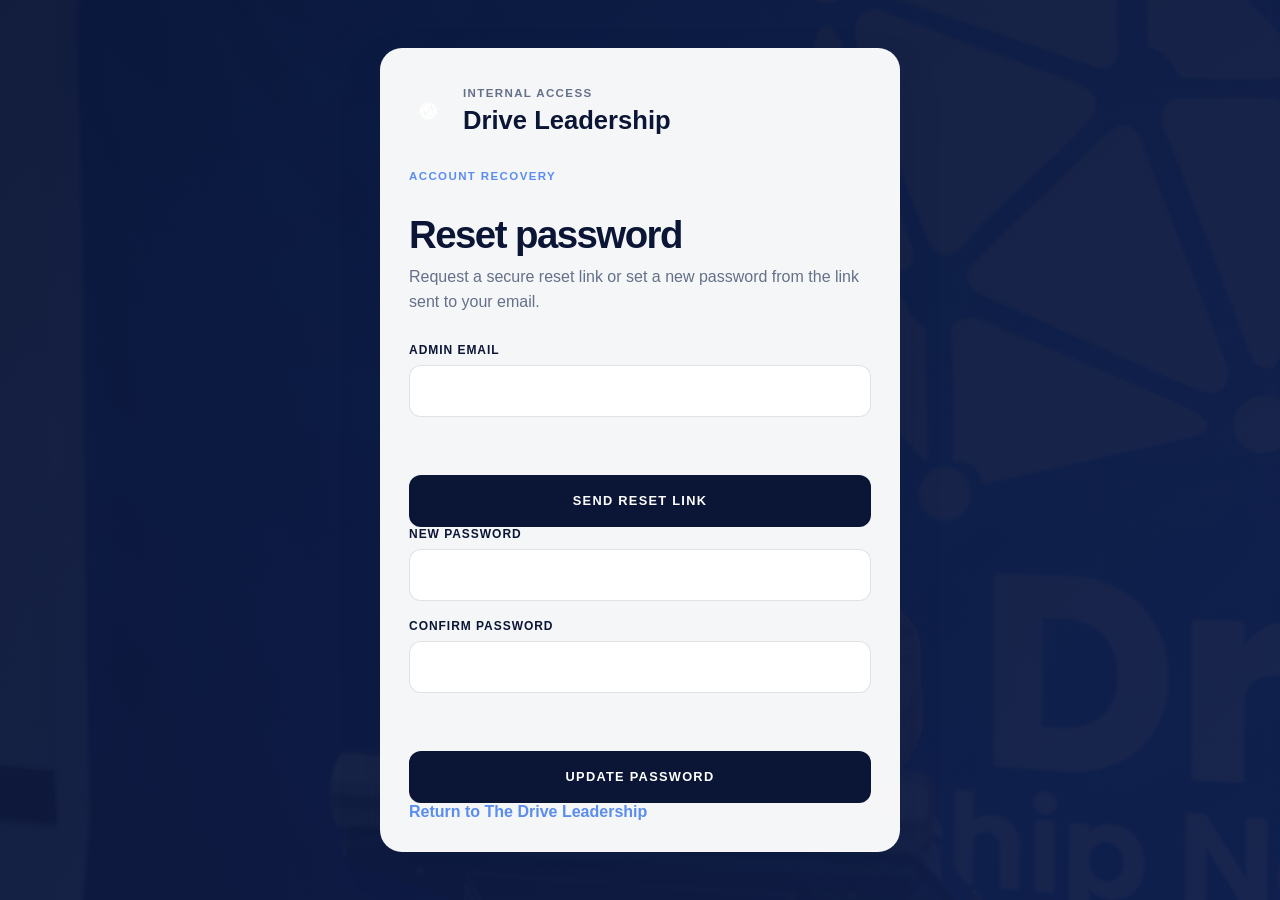
<file: admin/reset-password.html>
<!DOCTYPE html>
<html lang="en">
<head>
  <meta charset="UTF-8">
  <meta name="viewport" content="width=device-width, initial-scale=1.0">
  <title>Reset Admin Password | The Drive Leadership</title>
  <link rel="stylesheet" href="admin.css">
</head>
<body class="admin-auth-body">
  <main class="auth-shell">
    <section class="auth-panel">
      <div class="auth-brand">
        <img src="../drive.png" alt="Drive Leadership logo">
        <div><p class="eyebrow">Internal access</p><h1>Drive Leadership</h1></div>
      </div>
      <div class="auth-copy">
        <p class="eyebrow accent">Account recovery</p>
        <h2>Reset password</h2>
        <p>Request a secure reset link or set a new password from the link sent to your email.</p>
      </div>
      <form id="reset-request-form" class="auth-form" novalidate>
        <div class="field"><label for="reset-email">Admin email</label><input id="reset-email" name="email" type="email" required></div>
        <div id="reset-request-message" class="form-message" aria-live="polite"></div>
        <button type="submit" class="primary-btn"><span>Send reset link</span></button>
      </form>
      <form id="reset-password-form" class="auth-form" hidden novalidate>
        <div class="field"><label for="new-password">New password</label><input id="new-password" name="password" type="password" minlength="12" required></div>
        <div class="field"><label for="confirm-password">Confirm password</label><input id="confirm-password" name="confirm_password" type="password" minlength="12" required></div>
        <div id="reset-password-message" class="form-message" aria-live="polite"></div>
        <button type="submit" class="primary-btn"><span>Update password</span></button>
      </form>
      <a class="text-link" href="../index.html">Return to The Drive Leadership</a>
    </section>
  </main>
  <script src="admin.js?v=16"></script>
</body>
</html>
</file>
<file: admin/admin.css>
:root {
  --navy: #0B1637;
  --navy-2: #101d47;
  --blue: #5B8DEF;
  --blue-soft: #EAF1FF;
  --white: #FFFFFF;
  --off-white: #F5F7FB;
  --muted: #64708A;
  --line: rgba(11, 22, 55, 0.12);
  --danger: #D94C4C;
  --danger-soft: #FDECEC;
  --success: #2A9D6F;
  --success-soft: #EAF9F2;
  --warning: #D79A1F;
  --warning-soft: #FFF5E1;
  --shadow: 0 20px 45px rgba(11, 22, 55, 0.12);
  --radius: 16px;
  --body: 'Montserrat', sans-serif;
}

* { box-sizing: border-box; }

html { scroll-behavior: smooth; }

body {
  margin: 0;
  font-family: var(--body);
  background: var(--off-white);
  color: var(--navy);
}

a { color: inherit; text-decoration: none; }
img { display: block; max-width: 100%; }
button, input, select, textarea {
  font: inherit;
}

.admin-auth-body {
  min-height: 100vh;
  display: grid;
  place-items: center;
  background:
    linear-gradient(135deg, rgba(11, 22, 55, 0.96), rgba(16, 29, 71, 0.96)),
    url('../DSC01806.JPG') center/cover no-repeat;
}

.auth-shell {
  width: min(100%, 1200px);
  padding: 32px;
}

.auth-panel {
  width: min(100%, 520px);
  margin: 0 auto;
  padding: 36px 28px 30px;
  background: rgba(255, 255, 255, 0.96);
  border: 1px solid rgba(255, 255, 255, 0.18);
  border-radius: 22px;
  box-shadow: var(--shadow);
}

.auth-brand {
  display: flex;
  align-items: center;
  gap: 14px;
  margin-bottom: 30px;
}

.auth-brand img {
  width: 40px;
  height: 52px;
  object-fit: contain;
}

.auth-brand h1 {
  margin: 0;
  font-size: clamp(1.2rem, 2vw, 1.7rem);
  line-height: 1.2;
}

.eyebrow {
  margin: 0 0 6px;
  color: var(--muted);
  font-size: 0.72rem;
  letter-spacing: 0.12em;
  font-weight: 700;
  text-transform: uppercase;
}

.eyebrow.accent {
  color: var(--blue);
}

.auth-copy h2 {
  margin: 0 0 8px;
  font-size: clamp(2rem, 3vw, 2.5rem);
  line-height: 1.1;
  letter-spacing: -0.04em;
}

.auth-copy p {
  margin: 0 0 28px;
  color: var(--muted);
  line-height: 1.6;
}

.auth-form {
  display: grid;
  gap: 18px;
}

.field {
  display: grid;
  gap: 8px;
}

.field label {
  color: var(--navy);
  font-size: 0.75rem;
  font-weight: 700;
  letter-spacing: 0.08em;
  text-transform: uppercase;
}

.field input {
  width: 100%;
  height: 52px;
  padding: 0 14px;
  border: 1px solid var(--line);
  border-radius: 12px;
  font-size: 0.96rem;
  color: var(--navy);
  background: var(--white);
}

.field input:focus {
  outline: 2px solid rgba(91, 141, 239, 0.2);
  border-color: var(--blue);
}

.password-wrap {
  position: relative;
}

.password-wrap input {
  padding-right: 82px;
}

.password-toggle {
  position: absolute;
  top: 50%;
  right: 10px;
  transform: translateY(-50%);
  border: 0;
  background: transparent;
  color: var(--blue);
  font-weight: 700;
  cursor: pointer;
}

.form-meta {
  display: flex;
  align-items: center;
  justify-content: space-between;
  gap: 12px;
  margin-top: 4px;
}

.checkbox-wrap {
  display: inline-flex;
  align-items: center;
  gap: 8px;
  color: var(--muted);
  font-size: 0.9rem;
}

.checkbox-wrap input {
  width: 16px;
  height: 16px;
}

.text-link {
  color: var(--blue);
  font-weight: 600;
}

.form-message {
  min-height: 22px;
  font-size: 0.92rem;
  font-weight: 600;
  color: var(--danger);
}

.form-message.success {
  color: var(--success);
}

.primary-btn {
  display: inline-flex;
  justify-content: center;
  align-items: center;
  width: 100%;
  height: 52px;
  border: 0;
  border-radius: 12px;
  background: var(--navy);
  color: var(--white);
  font-size: 0.8rem;
  font-weight: 700;
  letter-spacing: 0.1em;
  text-transform: uppercase;
  cursor: pointer;
  transition: transform 0.2s ease, background 0.2s ease;
}

.primary-btn:hover {
  background: var(--navy-2);
  transform: translateY(-1px);
}

.primary-btn:disabled {
  cursor: wait;
  opacity: 0.75;
}

@media (max-width: 560px) {
  .auth-shell {
    padding: 18px;
  }

  .auth-panel {
    padding: 24px 18px 20px;
  }

  .form-meta {
    flex-direction: column;
    align-items: flex-start;
  }
}

.admin-dashboard {
  min-height: 100vh;
  background: var(--off-white);
}

.admin-layout {
  display: grid;
  grid-template-columns: 260px minmax(0, 1fr);
  min-height: 100vh;
}

.sidebar {
  position: sticky;
  top: 0;
  height: 100vh;
  background: var(--navy);
  color: var(--white);
  padding: 18px 18px 20px;
}

.sidebar-header {
  display: flex;
  align-items: center;
  gap: 12px;
  padding: 8px 8px 18px;
  border-bottom: 1px solid rgba(255, 255, 255, 0.12);
}

.sidebar-header img {
  width: 30px;
  height: 42px;
  object-fit: contain;
}

.sidebar-header h2 {
  margin: 0;
  font-size: 0.9rem;
  letter-spacing: 0.08em;
  text-transform: uppercase;
}

.side-nav {
  display: grid;
  gap: 8px;
  padding-top: 18px;
}

.nav-item {
  display: flex;
  align-items: center;
  justify-content: space-between;
  gap: 8px;
  width: 100%;
  padding: 11px 12px;
  border: 0;
  border-radius: 10px;
  background: transparent;
  color: rgba(255, 255, 255, 0.8);
  text-align: left;
  cursor: pointer;
  font-weight: 600;
}

.nav-item.active,
.nav-item:hover {
  background: rgba(91, 141, 239, 0.18);
  color: var(--white);
}

.nav-item .badge {
  display: inline-flex;
  align-items: center;
  justify-content: center;
  min-width: 20px;
  height: 20px;
  padding: 0 7px;
  border-radius: 999px;
  background: rgba(255, 255, 255, 0.12);
  color: var(--white);
  font-size: 0.7rem;
}

.sidebar-footer {
  margin-top: 18px;
  padding: 12px 10px 0;
  border-top: 1px solid rgba(255, 255, 255, 0.12);
}

.sidebar-footer button {
  width: 100%;
  border: 1px solid rgba(255, 255, 255, 0.2);
  background: transparent;
  color: var(--white);
  padding: 10px 12px;
  border-radius: 10px;
  font-weight: 600;
  cursor: pointer;
}

.main-panel {
  padding: 26px;
}

.topbar {
  display: flex;
  align-items: center;
  justify-content: space-between;
  gap: 12px;
  margin-bottom: 26px;
}

.page-title {
  margin: 0;
  font-size: clamp(1.7rem, 2vw, 2.3rem);
  line-height: 1.2;
  letter-spacing: -0.04em;
}

.topbar-right {
  display: flex;
  align-items: center;
  gap: 12px;
}

.header-pill {
  display: inline-flex;
  align-items: center;
  padding: 8px 12px;
  border-radius: 999px;
  background: var(--white);
  border: 1px solid var(--line);
  color: var(--muted);
  font-size: 0.8rem;
  font-weight: 600;
}

.avatar-mini {
  display: inline-flex;
  align-items: center;
  justify-content: center;
  width: 38px;
  height: 38px;
  border-radius: 50%;
  background: var(--blue-soft);
  color: var(--navy);
  font-weight: 700;
}

.content-card {
  background: var(--white);
  border: 1px solid var(--line);
  border-radius: var(--radius);
  box-shadow: 0 10px 26px rgba(11, 22, 55, 0.04);
}

.stats-grid {
  display: grid;
  grid-template-columns: repeat(4, minmax(0, 1fr));
  gap: 18px;
  margin-bottom: 26px;
}

.stat-card {
  padding: 18px 18px 16px;
}

.stat-top {
  display: flex;
  align-items: center;
  justify-content: space-between;
  gap: 12px;
  margin-bottom: 18px;
}

.stat-label {
  margin: 0;
  color: var(--muted);
  font-size: 0.78rem;
  font-weight: 700;
  letter-spacing: 0.08em;
  text-transform: uppercase;
}

.stat-icon {
  display: inline-flex;
  width: 38px;
  height: 38px;
  align-items: center;
  justify-content: center;
  border-radius: 12px;
  background: var(--blue-soft);
  color: var(--navy);
  font-weight: 700;
}

.stat-value {
  margin: 0;
  font-size: clamp(1.7rem, 3vw, 2.4rem);
  letter-spacing: -0.04em;
}

.stat-foot {
  display: flex;
  align-items: center;
  justify-content: space-between;
  margin-top: 12px;
  color: var(--muted);
  font-size: 0.78rem;
}

.trend-up,
.trend-down {
  display: inline-flex;
  align-items: center;
  gap: 6px;
  padding: 5px 8px;
  border-radius: 999px;

.live-label {
  color: var(--muted);
}
  font-weight: 700;
}

.trend-up {
  background: var(--success-soft);
  color: var(--success);
}

.trend-down {
  background: var(--warning-soft);
  color: var(--warning);
}

.row-grid {
  display: grid;
  grid-template-columns: minmax(0, 1.5fr) minmax(0, 1fr);
  gap: 20px;
  margin-bottom: 20px;
}

.chart-grid {
  display: grid;
  grid-template-columns: repeat(2, minmax(0, 1fr));
  gap: 20px;
  margin-bottom: 20px;
}

.chart-caption {
  color: var(--muted);
  font-size: 0.78rem;
}

.bar-chart {
  display: grid;
  gap: 16px;
  min-height: 120px;
  align-content: center;
}

.bar-row {
  display: grid;
  grid-template-columns: 130px minmax(80px, 1fr) 30px;
  align-items: center;
  gap: 10px;
  font-size: 0.8rem;
}

.bar-label { color: var(--muted); font-weight: 600; }
.bar-track { height: 10px; overflow: hidden; border-radius: 999px; background: var(--blue-soft); }
.bar-fill { display: block; height: 100%; border-radius: inherit; background: var(--blue); }

.audit-panel { margin-bottom: 20px; }
.audit-list { display: grid; gap: 10px; }
.audit-item { display: grid; grid-template-columns: 180px 1fr auto; gap: 12px; align-items: center; padding: 11px 0; border-top: 1px solid var(--line); font-size: 0.82rem; }
.audit-item span, .audit-item small, .empty-state { color: var(--muted); }

.bulk-toolbar {
  display: flex;
  align-items: center;
  flex-wrap: wrap;
  gap: 10px;
  margin: 0 0 14px;
}

.bulk-toolbar select {
  height: 38px;
  padding: 0 10px;
  border: 1px solid var(--line);
  border-radius: 9px;
  color: var(--navy);
  background: var(--white);
}

.page-indicator {
  color: var(--muted);
  font-size: 0.8rem;
  font-weight: 700;
}

.sr-only {
  position: absolute;
  width: 1px;
  height: 1px;
  padding: 0;
  margin: -1px;
  overflow: hidden;
  clip: rect(0, 0, 0, 0);
  white-space: nowrap;
  border: 0;
}

.panel {
  padding: 20px 20px 14px;
}

.panel-header {
  display: flex;
  align-items: center;
  justify-content: space-between;
  gap: 12px;
  margin-bottom: 16px;
}

.panel-header h3 {
  margin: 0;
  font-size: 1.15rem;
}

.panel-actions {
  display: flex;
  align-items: center;
  gap: 14px;
}

.import-card {
  display: grid;
  gap: 14px;
  margin: 0 0 22px;
  padding: 18px;
  border: 1px solid var(--line);
  border-radius: 14px;
  background: #fbfcff;
}

.import-card h4 {
  margin: 0 0 6px;
  font-size: 1rem;
}

.import-card p {
  margin: 0;
  color: var(--muted);
  font-size: 0.84rem;
  line-height: 1.6;
}

.import-controls {
  display: flex;
  align-items: center;
  flex-wrap: wrap;
  gap: 12px;
}

.import-controls input {
  flex: 1;
  min-width: min(100%, 260px);
}

.import-card .form-message {
  min-height: 0;
}

.import-card .form-message:empty {
  display: none;
}

.import-preview {
  display: grid;
  gap: 12px;
}

.import-summary {
  font-weight: 600;
}

.import-preview .data-table {
  min-width: 760px;
}

.import-submit {
  width: fit-content;
  min-width: 210px;
  padding: 0 18px;
}

.application-expectations {
  margin-top: 20px;
}

.application-expectations p {
  margin: 0;
  line-height: 1.6;
  white-space: pre-wrap;
  overflow-wrap: anywhere;
}

.email-compose-form {
  display: grid;
  gap: 16px;
}

.email-compose-form .field > span {
  color: var(--navy);
  font-size: 0.75rem;
  font-weight: 700;
  letter-spacing: 0.08em;
  text-transform: uppercase;
}

.email-compose-form input,
.email-compose-form textarea {
  width: 100%;
  padding: 12px 14px;
  border: 1px solid var(--line);
  border-radius: 10px;
  color: var(--navy);
  background: var(--white);
}

.email-compose-form textarea {
  resize: vertical;
}

.email-compose-form .detail-actions {
  margin-top: 0;
}

.email-compose-form .primary-btn {
  width: auto;
  min-width: 160px;
  padding: 0 18px;
}

.inline-link {
  border: 0;
  padding: 0;
  background: transparent;
  color: var(--blue);
  font-size: 0.8rem;
  font-weight: 700;
  cursor: pointer;
}

.table-wrap {
  overflow-x: auto;
}

.data-table {
  width: 100%;
  border-collapse: collapse;
  min-width: 640px;
}

.data-table th,
.data-table td {
  padding: 13px 10px;
  text-align: left;
  border-bottom: 1px solid var(--line);
  vertical-align: middle;
}

.data-table th {
  color: var(--muted);
  font-size: 0.72rem;
  letter-spacing: 0.08em;
  text-transform: uppercase;
}

.data-table td {
  font-size: 0.93rem;
}

.status-badge {
  display: inline-flex;
  align-items: center;
  justify-content: center;
  min-width: 92px;
  padding: 6px 10px;
  border-radius: 999px;
  font-size: 0.72rem;
  font-weight: 700;
}

.status-pending {
  background: var(--warning-soft);
  color: var(--warning);
}

.status-approved {
  background: var(--success-soft);
  color: var(--success);
}

.status-rejected {
  background: var(--danger-soft);
  color: var(--danger);
}

.status-read,
.status-unread {
  display: inline-flex;
  align-items: center;
  justify-content: center;
  min-width: 74px;
  padding: 6px 10px;
  border-radius: 999px;
  font-size: 0.72rem;
  font-weight: 700;
}

.status-unread {
  background: var(--blue-soft);
  color: var(--navy);
}

.status-read {
  background: var(--success-soft);
  color: var(--success);
}

.action-link {
  color: var(--blue);
  font-weight: 700;
  cursor: pointer;
}

.toolbar {
  display: flex;
  align-items: center;
  justify-content: space-between;
  gap: 16px;
  margin: 18px 0 14px;
}

.search-wrap {
  position: relative;
  flex: 1;
}

.search-wrap input,
.toolbar select {
  width: 100%;
  height: 44px;
  padding: 0 14px;
  border: 1px solid var(--line);
  border-radius: 10px;
  background: var(--white);
  color: var(--navy);
}

.filter-group {
  display: flex;
  flex-wrap: wrap;
  gap: 10px;
}

.filter-group select {
  min-width: 150px;
}

.section-controls {
  margin-top: 8px;
  margin-bottom: 16px;
}

.grid-2 {
  display: grid;
  grid-template-columns: repeat(2, minmax(0, 1fr));
  gap: 18px;
}

.detail-card {
  padding: 22px;
}

.detail-top {
  display: flex;
  align-items: center;
  justify-content: space-between;
  gap: 12px;
  margin-bottom: 18px;
}

.detail-top h3 {
  margin: 0;
  font-size: 1.25rem;
}

.info-grid {
  display: grid;
  grid-template-columns: repeat(2, minmax(0, 1fr));
  gap: 16px;
}

.info-block {
  display: grid;
  gap: 8px;
}

.info-label {
  color: var(--muted);
  font-size: 0.72rem;
  font-weight: 700;
  letter-spacing: 0.08em;
  text-transform: uppercase;
}

.info-value {
  font-weight: 600;
}

.detail-actions {
  display: flex;
  flex-wrap: wrap;
  gap: 12px;
  margin-top: 24px;
}

.secondary-btn,
.ghost-btn,
.danger-btn {
  height: 42px;
  padding: 0 16px;
  border-radius: 10px;
  border: 1px solid var(--line);
  background: var(--white);
  color: var(--navy);
  font-weight: 700;
  cursor: pointer;
}

.ghost-btn {
  background: transparent;
}

.danger-btn {
  background: var(--danger-soft);
  border-color: rgba(217, 76, 76, 0.2);
  color: var(--danger);
}

.modal {
  position: fixed;
  inset: 0;
  z-index: 50;
  display: none;
  place-items: center;
  padding: 24px;
  background: rgba(11, 22, 55, 0.5);
}

.modal.open {
  display: grid;
}

.modal-card {
  width: min(100%, 760px);
  max-height: 88vh;
  overflow-y: auto;
  background: var(--white);
  border-radius: 18px;
  padding: 22px;
  box-shadow: var(--shadow);
}

.modal-header {
  display: flex;
  align-items: center;
  justify-content: space-between;
  gap: 16px;
  margin-bottom: 20px;
}

.modal-header h3 {
  margin: 0;
  font-size: 1.4rem;
}

.close-btn {
  border: 0;
  background: transparent;
  color: var(--muted);
  font-size: 1.6rem;
  cursor: pointer;
}

.settings-grid {
  display: grid;
  gap: 20px;
}

.settings-card {
  padding: 20px;
}

.form-grid {
  display: grid;
  grid-template-columns: repeat(2, minmax(0, 1fr));
  gap: 16px;
}

.form-grid .field {
  display: grid;
  gap: 8px;
}

.form-grid input,
.form-grid select {
  width: 100%;
  height: 46px;
  padding: 0 12px;
  border: 1px solid var(--line);
  border-radius: 10px;
  background: var(--white);
}

.switch-row {
  display: flex;
  align-items: center;
  justify-content: space-between;
  gap: 14px;
  padding: 10px 0;
  border-top: 1px solid var(--line);
}

.toggle {
  position: relative;
  width: 50px;
  height: 28px;
  border-radius: 999px;
  background: #D7DDEA;
  border: 0;
  cursor: pointer;
}

.toggle::after {
  content: '';
  position: absolute;
  top: 4px;
  left: 4px;
  width: 20px;
  height: 20px;
  border-radius: 50%;
  background: var(--white);
  box-shadow: 0 4px 12px rgba(11, 22, 55, 0.12);
  transition: left 0.2s ease;
}

.toggle.on {
  background: var(--navy);
}

.toggle.on::after {
  left: 26px;
}

.mobile-toggle {
  display: none;
}

@media (max-width: 980px) {
  .admin-layout {
    grid-template-columns: 1fr;
  }

  .sidebar {
    position: relative;
    height: auto;
    padding-bottom: 14px;
  }

  .side-nav {
    display: none;
  }

  .sidebar.open .side-nav {
    display: grid;
  }

  .mobile-toggle {
    display: inline-flex;
    justify-content: center;
    align-items: center;
    width: 42px;
    height: 42px;
    border-radius: 10px;
    border: 1px solid rgba(255, 255, 255, 0.2);
    background: transparent;
    color: var(--white);
    cursor: pointer;
  }

  .stats-grid {
    grid-template-columns: repeat(2, minmax(0, 1fr));
  }

  .row-grid,
  .chart-grid,
  .grid-2,
  .info-grid,
  .form-grid {
    grid-template-columns: 1fr;
  }

  .audit-item {
    grid-template-columns: 1fr;
    gap: 4px;
  }
}

@media (max-width: 640px) {
  .main-panel {
    padding: 18px 14px 28px;
  }

  .topbar {
    flex-wrap: wrap;
    align-items: flex-start;
  }

  .stats-grid {
    grid-template-columns: 1fr;
  }

  .toolbar {
    flex-direction: column;
    align-items: stretch;
  }
}
</file>
